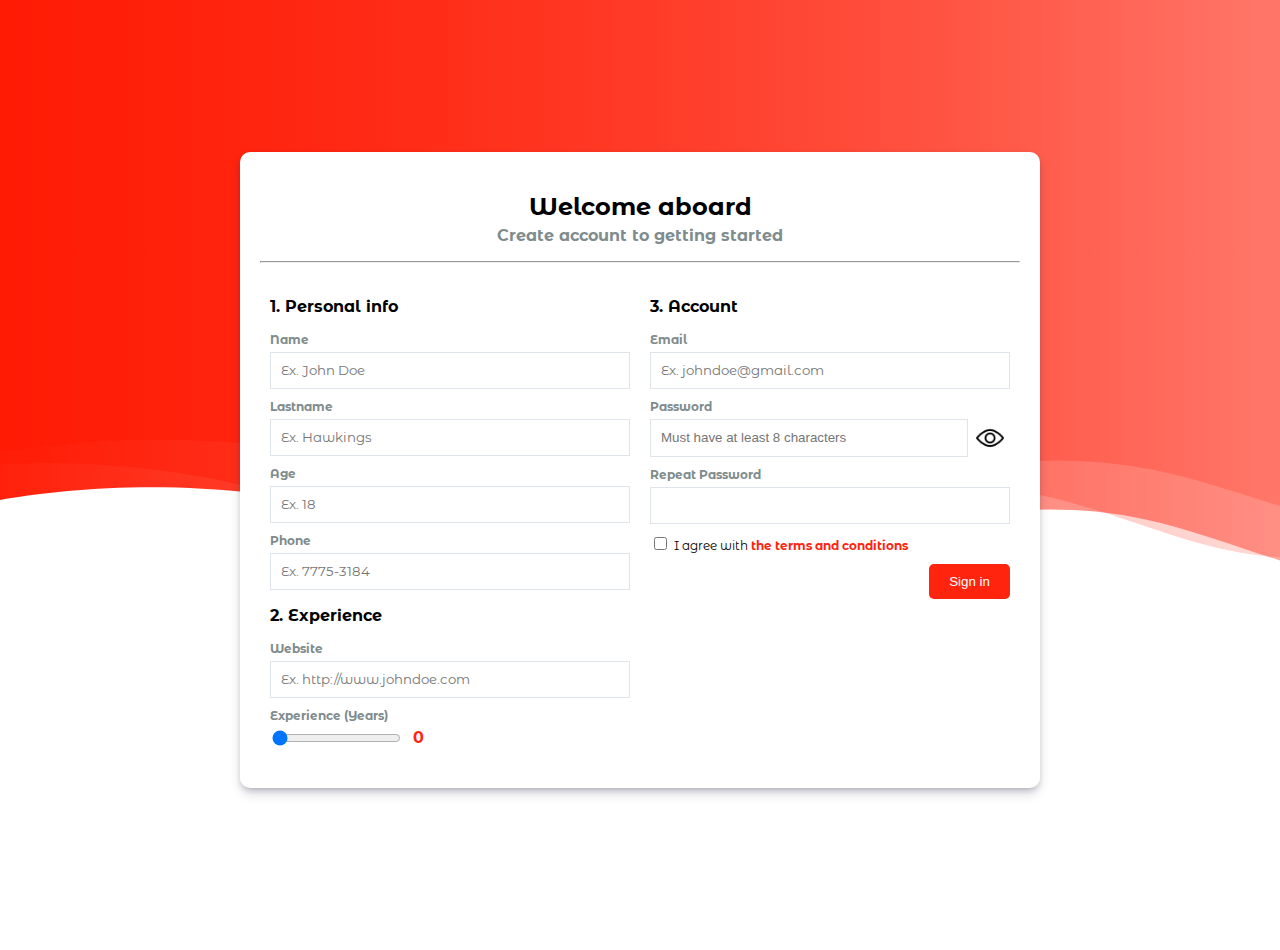
<file: index.html>
<!DOCTYPE html>
<html lang="en">
<head>
    <meta charset="UTF-8">
    <meta http-equiv="X-UA-Compatible" content="IE=edge">
    <meta name="viewport" content="width=device-width, initial-scale=1.0">
    <link rel="shortcut icon" href="/img/favicon.ico">
    <link rel="preconnect" href="https://fonts.gstatic.com">
    <link href="https://fonts.googleapis.com/css2?family=Montserrat+Alternates:wght@400;700&display=swap" rel="stylesheet"> 
    <link rel="stylesheet" href="styles.css">
    <title>Form</title>
</head>
<body>
    <div class="container">
        <form class="form" action="#" id="frmSignIn">
            <h2 class="title text-center">Welcome aboard</h2>
            <p class="sub-title text-center text-bold">Create account to getting started</p>
            <hr>
            <div class="grid">
                <div class="grid__left">
                    <p class="text-bold">1. Personal info</p>
                    <div class="input-container">
                        <label class="input-label" for="txtName">Name</label>
                        <input class="input" type="text" id="txtName" placeholder="Ex. John Doe">
                        <small id="msgName" class="input-container__message d-none"></small>
                    </div>
                    <div class="input-container">
                        <label class="input-label" for="txtLastName">Lastname</label>
                        <input class="input" type="text" id="txtLastName" placeholder="Ex. Hawkings">
                        <small id="msgLastName" class="input-container__message d-none"></small>
                    </div>
                    <div class="input-container">
                        <label class="input-label" for="txtAge">Age</label>
                        <input class="input" type="number" id="txtAge" placeholder="Ex. 18" min="1" max="50">
                        <small id="msgAge" class="input-container__message d-none"></small>
                    </div>
                    <div class="input-container">
                        <label class="input-label" for="txtPhone">Phone</label>
                        <input class="input" type="tel" id="txtPhone" placeholder="Ex. 7775-3184">
                        <small id="msgPhone" class="input-container__message d-none"></small>
                    </div>
                    <p class="text-bold">2. Experience</p>
                    <div class="input-container">
                        <label class="input-label" for="txtWebSite">Website</label>
                        <input class="input" type="url" id="txtWebSite" placeholder="Ex. http://www.johndoe.com">
                        <small id="msgWebSite" class="input-container__message d-none"></small>
                    </div>
                    <div class="input-container">
                        <label class="input-label" for="rgnExperience">Experience (Years)</label>
                        <div class="range-container">
                            <input type="range" min="0" max="20" value="0" class="slider" id="rgnExperience">
                            <span class="range-years" id="spnExperience">0</span>
                        </div>
                    </div>
                </div>
                <div class="grid__rigth">
                    <p class="text-bold">3. Account</p>
                    <div class="input-container">
                        <label class="input-label" for="txtEmail">Email</label>
                        <input class="input" type="email" id="txtEmail" placeholder="Ex. johndoe@gmail.com">
                        <small id="msgEmail" class="input-container__message d-none"></small>
                    </div>
                    <div class="input-container">
                        <label class="input-label" for="txtPassword">Password</label>
                        <div class="password-container">
                            <input class="input--password show-item" type="password" id="txtPassword"  placeholder="Must have at least 8 characters">
                            <div class="show-password" id="btnShowPassword"></div>
                        </div>
                        <small id="msgPassword" class="input-container__message d-none"></small>
                    </div>
                    <div class="input-container">
                        <label class="input-label" for="txtPassword2">Repeat Password</label>
                        <input class="input show-item" type="password" id="txtPassword2">
                        <small id="msgPassword2" class="input-container__message d-none"></small>
                    </div>
                    <div class="input-container">
                        <input type="checkbox" id="chkTerms" name="scales">
                        <label for="chkTerms" class="terms-container">I agree with <a class="terms" href="#">the terms and conditions</a></label>
                        <small id="msgTerms" class="input-container__message input-container__message-fix d-none"></small>
                    </div>

                    <div class="button-container">
                        <input class="button" type="submit" value="Sign in" id="btnSignin">
                    </div>
                </div>
            </div>
        </form>

    </div>

    <div class="background-shadow d-none" id="backgroundShadow">
        <img src="img/chika.gif" alt="" class="gif d-none" id="gif">
    </div>

    <script src="scripts/main.js" type="module"></script>
</body>
</html>
</file>
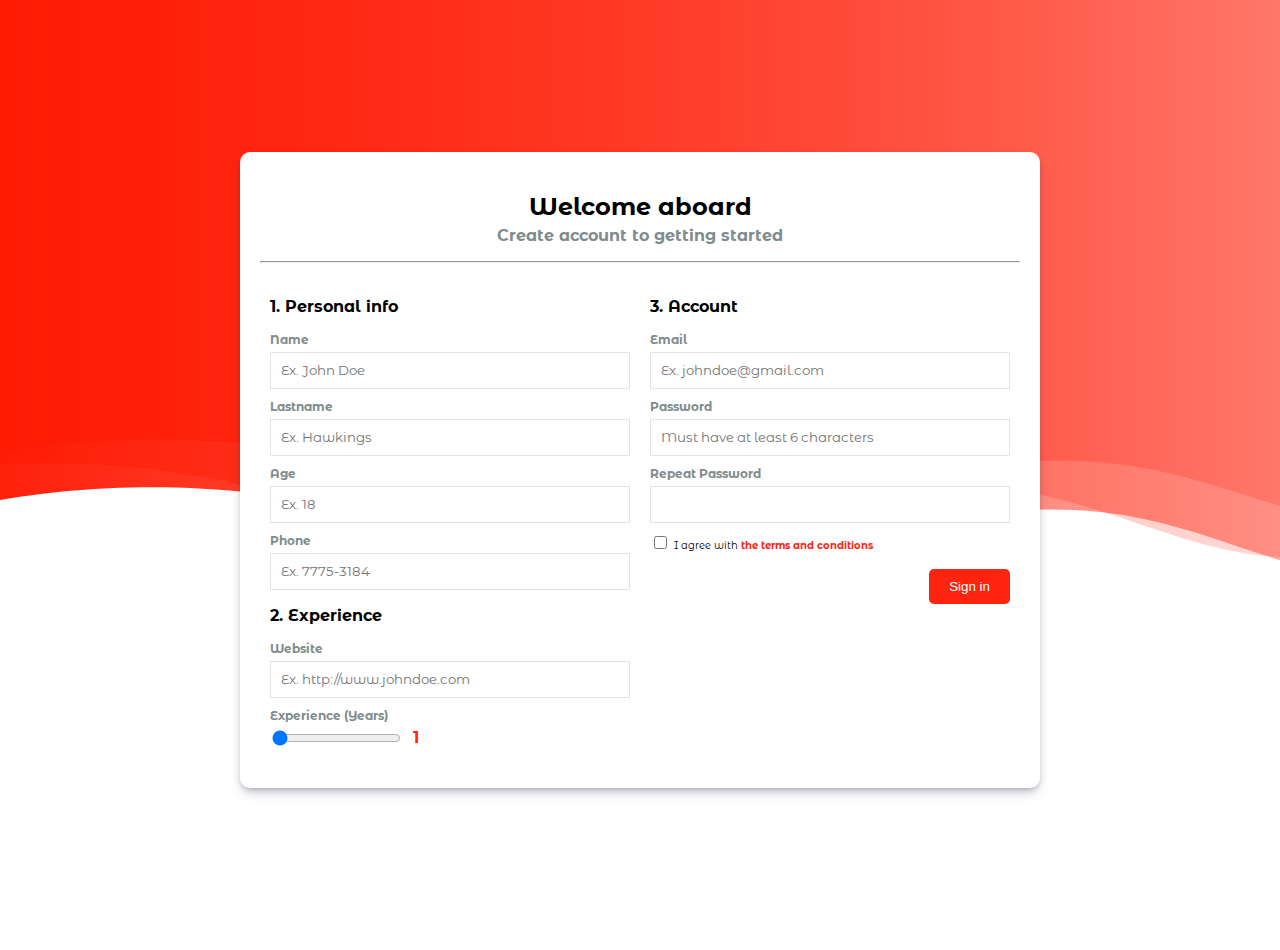
<file: public/index.html>
<!DOCTYPE html>
<html lang="en">
<head>
    <meta charset="UTF-8">
    <meta http-equiv="X-UA-Compatible" content="IE=edge">
    <meta name="viewport" content="width=device-width, initial-scale=1.0">
    <link rel="preconnect" href="https://fonts.gstatic.com">
    <link href="https://fonts.googleapis.com/css2?family=Montserrat+Alternates:wght@400;700&display=swap" rel="stylesheet"> 
    <link rel="stylesheet" href="styles.css">
    <title>Form</title>
</head>
<body>
    <div class="container">
        <form class="form" action="#" id="frmSignIn">
            <h2 class="title text-center">Welcome aboard</h2>
            <p class="sub-title text-center text-bold">Create account to getting started</p>
            <hr>
            <div class="grid">
                <div class="grid__left">
                    <p class="text-bold">1. Personal info</p>
                    <div class="input-container">
                        <label class="input-label" for="txtName">Name</label>
                        <input class="input" type="text" id="txtName" placeholder="Ex. John Doe">
                        <small id="msgName" class="input-container__message d-none"></small>
                    </div>
                    <div class="input-container">
                        <label class="input-label" for="txtLastName">Lastname</label>
                        <input class="input" type="text" id="txtLastName" placeholder="Ex. Hawkings">
                        <small id="msgLastName" class="input-container__message d-none"></small>
                    </div>
                    <div class="input-container">
                        <label class="input-label" for="txtAge">Age</label>
                        <input class="input" type="number" id="txtAge" placeholder="Ex. 18" min="1" max="50">
                        <small id="msgAge" class="input-container__message d-none"></small>
                    </div>
                    <div class="input-container">
                        <label class="input-label" for="txtPhone">Phone</label>
                        <input class="input" type="tel" id="txtPhone" placeholder="Ex. 7775-3184">
                        <small id="msgPhone" class="input-container__message d-none"></small>
                    </div>
                    <p class="text-bold">2. Experience</p>
                    <div class="input-container">
                        <label class="input-label" for="txtWebSite">Website</label>
                        <input class="input" type="url" id="txtWebSite" placeholder="Ex. http://www.johndoe.com">
                        <small id="msgWebSite" class="input-container__message d-none"></small>
                    </div>
                    <div class="input-container">
                        <label class="input-label" for="rgnExperience">Experience (Years)</label>
                        <div class="range-container">
                            <input type="range" min="1" max="5" value="1" class="slider" id="rgnExperience">
                            <span class="range-years" id="spnExperience">1</span>
                        </div>
                    </div>
                </div>
                <div class="grid__rigth">
                    <p class="text-bold">3. Account</p>
                    <div class="input-container">
                        <label class="input-label" for="txtEmail">Email</label>
                        <input class="input" type="email" id="txtEmail" placeholder="Ex. johndoe@gmail.com">
                        <small id="msgEmail" class="input-container__message d-none"></small>
                    </div>
                    <div class="input-container">
                        <label class="input-label" for="txtPassword">Password</label>
                        <input class="input" type="password" id="txtPassword"  placeholder="Must have at least 6 characters">
                        <small id="msgPassword" class="input-container__message d-none"></small>
                    </div>
                    <div class="input-container">
                        <label class="input-label" for="txtRepeatPassword">Repeat Password</label>
                        <input class="input" type="password" id="txtRepeatPassword">
                        <small id="msgRepeatPassword" class="input-container__message d-none"></small>
                    </div>
                    <div class="input-container">
                        <input type="checkbox" id="chkTerms" name="scales">
                        <label for="chkTerms" class="terms-container">I agree with <a class="terms" href="#">the terms and conditions</a></label>
                        <p><small id="msgTerms" class="input-container__message d-none"></small></p>
                    </div>

                    <div class="button-container">
                        <input class="button" type="submit" value="Sign in" id="btnSignin">
                    </div>
                </div>
            </div>
        </form>

    </div>

    <div class="background-shadow d-none" id="backgroundShadow"></div>
    <div class="code-container" id="codeContainer"></div>
    <script src="scripts.js"></script>
</body>
</html>
</file>
<file: styles.css>
:root{
    --white:#fff;
    --gray:#7f8c8d;
    --gray2:#dfe4ea;
    --black:#000;
    --blue:#2196F3;
    --orange:#FF240E;
    --green:#1dd1a1;
    --red:#ee5253;
    --radius:10px;
}

body{
    background-image: url(img/background.svg);
    background-size: contain;
    width: 100%;
    height: 100vh;
    padding: 20px 0px 30px 0px;
    margin: 0px;
    font-family: 'Montserrat Alternates', sans-serif;
    position:relative;
}

.container{
    width: 100%;
    height: 100%;
    margin:auto;
    max-width: 800px;
    display: flex;
    align-items: center;
}

.form{
    padding:20px;
    width: 100%;
    height: auto;
    background-color:var(--white);
    border-radius:var(--radius);
    box-shadow: rgba(50, 50, 93, 0.25) 0px 6px 12px -2px, rgba(0, 0, 0, 0.3) 0px 3px 7px -3px;
}

.title{
    margin-bottom: 5px;
}

.sub-title{
    color:var(--gray);
    margin-top: 0px;
}

.grid{
    display: grid;
    grid-template-columns: 1fr 1fr;
    grid-template-rows: auto;
}

.grid__left,.grid__rigth{
    padding:10px;
}

/*Utilities*/
.d-none{
    display: none;
}

.text-center{
    text-align: center;
}

.text-bold{
    font-weight: 700;
}

.input-container{
    margin-bottom: 10px;
}

.input-label{
    font-size: 12px;
    color:var(--gray);
    font-weight: 700;
    margin-bottom:5px;
    display: block;
}

.input{
    display: block;
    width: 100%;
    box-sizing: border-box;
    padding:10px;
    border: 1px solid var(--gray2);
}

.input--password{
    width: calc(100% - 42px);
    box-sizing: border-box;
    padding:10px;
    border: 1px solid var(--gray2);
}

.input-container__message{
    color:var(--orange);
    font-size: 10px;
}

.input-container__message-fix{
    display: block;
    margin-top: 3px;
}

.range-container{
    display: flex;
    align-items: center;
}

.range-years{
    color:var(--orange);
    font-weight: 700;
    padding:0px 10px;
}

.button-container{
    display: flex;
    justify-content: end;
    margin-top: 10px;
}

.button{
    border: none;
    padding: 10px 20px;
    background:var(--orange);
    color:var(--white);
    cursor:pointer;
    border-radius: 5px;
}

.terms-container{
    font-size:12px;
}

.terms{
    color: var(--orange);
    font-weight: 700;
    text-decoration: none;
}

:-moz-focusring {
    outline: 2px solid var(--gray);
}

.invalid-input{
    outline: 2px solid var(--orange);
}

.input::-webkit-input-placeholder {
    font-family: 'Montserrat Alternates', sans-serif;
}

.input:-ms-input-placeholder {
    font-family: 'Montserrat Alternates', sans-serif;
}

.input:-moz-placeholder {
    font-family: 'Montserrat Alternates', sans-serif;
}

.input::-moz-placeholder {
    font-family: 'Montserrat Alternates', sans-serif;
}

/*KONAMI CODE*/
.background-shadow{
    top:0;
    left: 0;
    position: absolute;
    background-color:rgba(0, 0, 0, 0.4);
    width: 100%;
    height: 100%;
}

.center-gif{
    display: flex;
    align-items: center;
    justify-content: center;
}

.img{
    width: 100%;
    height: 100%;
}

.password-container{
    display: flex;
}

.show-password{
    padding:5px;
    width: 28px;
    height: 28px;
    margin-left: 3px;
    cursor:pointer;
    background-image: url(./img/view.png);
    background-position: center; /* Center the image */
    background-repeat: no-repeat; /* Do not repeat the image */
    background-size: cover; /* Resize the background image to cover the*/
    background-origin: content-box;
}

.show-password__active{
    background-color: var(--gray2);
    border-radius: 3px;
}

.d-block{
    display: block;
}

@media (max-width: 800px) {

    body{
        padding: 20px 20px 10px 20px;
        box-sizing:border-box;  /** add this **/
        -moz-box-sizing:border-box; /** add this **/
        -webkit-box-sizing:border-box; /** add this **/
        -ms-box-sizing:border-box; /** add this **/
    }

    .grid{
        grid-template-columns: 1fr;
        grid-template-rows: auto;
    }

    .container{
        height:auto;
        margin-bottom:20px ;
    }
}

@keyframes popup {
    0%{
      transform: scale(1);
    }
    50%{
      transform: scale(1.4);
    }
    60%{
      transform: scale(1.1);
    }
    70%{
      transform: scale(1.2);
    }
    80%{
      transform: scale(1);
    }
    90%{
      transform: scale(1.1);
    }
    100%{
      transform: scale(1);
    }
  }
</file>
<file: public/styles.css>
:root{
    --white:#fff;
    --gray:#7f8c8d;
    --gray2:#dfe4ea;
    --black:#000;
    --blue:#2196F3;
    --orange:#FF240E;
    --radius:10px;
}

body{
    background-image: url(img/background.svg);
    background-size: contain;
    width: 100%;
    height: 100vh;
    padding: 20px 0px 30px 0px;
    margin: 0px;
    font-family: 'Montserrat Alternates', sans-serif;
    position:relative;
}

.container{
    width: 100%;
    height: 100%;
    margin:auto;
    max-width: 800px;
    display: flex;
    align-items: center;
}

.form{
    padding:20px;
    width: 100%;
    height: auto;
    background-color:var(--white);
    border-radius:var(--radius);
    box-shadow: rgba(50, 50, 93, 0.25) 0px 6px 12px -2px, rgba(0, 0, 0, 0.3) 0px 3px 7px -3px;
}

.title{
    margin-bottom: 5px;
}

.sub-title{
    color:var(--gray);
    margin-top: 0px;
}

.grid{
    display: grid;
    grid-template-columns: 1fr 1fr;
    grid-template-rows: auto;
}

.grid__left,.grid__rigth{
    padding:10px;
}

/*Utilities*/
.d-none{
    display: none;
}

.text-center{
    text-align: center;
}

.text-bold{
    font-weight: 700;
}

.input-container{
    margin-bottom: 10px;
}

.input-label{
    font-size: 12px;
    color:var(--gray);
    font-weight: 700;
    margin-bottom:5px;
    display: block;
}

.input{
    display: block;
    width: 100%;
    box-sizing: border-box;
    padding:10px;
    border: 1px solid var(--gray2);
}

.input-container__message{
    color:var(--orange);
    font-size: 10px;
}

.range-container{
    display: flex;
    align-items: center;
}

.range-years{
    color:var(--orange);
    font-weight: 700;
    padding:0px 10px;
}

.button-container{
    display: flex;
    justify-content: end;
    margin-top: 10px;
}

.button{
    border: none;
    padding: 10px 20px;
    background:var(--orange);
    color:var(--white);
    cursor:pointer;
    border-radius: 5px;
}

.terms-container{
    font-size:10px;
}

.terms{
    color: var(--orange);
    font-weight: 700;
    text-decoration: none;
}

:-moz-focusring {
    outline: 2px solid var(--gray);
}

.invalid-input{
    outline: 2px solid var(--orange);
}

.input::-webkit-input-placeholder {
    font-family: 'Montserrat Alternates', sans-serif;
}

.input:-ms-input-placeholder {
    font-family: 'Montserrat Alternates', sans-serif;
}

.input:-moz-placeholder {
    font-family: 'Montserrat Alternates', sans-serif;
}

.input::-moz-placeholder {
    font-family: 'Montserrat Alternates', sans-serif;
}

/*KONAMI CODE*/
.background-shadow{
    top:0;
    left: 0;
    position: absolute;
    background-color:rgba(0, 0, 0, 0.4);
    width: 100%;
    height: 100%;
}

.code-container{
    position: absolute;
    top:25px;
    right: 25px;
    display: flex;
    width: auto;
    height: auto;
}

.code-container__button{
    width: 50px;
    height: 50px;
    margin:2px;
    font-size: 25px;
    line-height: 1px;
    color: var(--white);
    display: flex;
    justify-content: center;
    align-items:center;
    background-color:var(--blue);
    font-weight: 700;
    border-radius:50%;
    -webkit-user-select: none;
    -moz-user-select: none;
    -ms-user-select: none;
    user-select: none; 
    animation: popup 0.7s;
}

.img{
    width: 100%;
    height: 100%;
}

@media (max-width: 800px) {

    body{
        padding: 20px 20px 10px 20px;
        box-sizing:border-box;  /** add this **/
        -moz-box-sizing:border-box; /** add this **/
        -webkit-box-sizing:border-box; /** add this **/
        -ms-box-sizing:border-box; /** add this **/
    }

    .grid{
        grid-template-columns: 1fr;
        grid-template-rows: auto;
    }

    .container{
        height:auto;
        margin-bottom:20px ;
    }
}

@keyframes popup {
    0%{
      transform: scale(1);
    }
    50%{
      transform: scale(1.4);
    }
    60%{
      transform: scale(1.1);
    }
    70%{
      transform: scale(1.2);
    }
    80%{
      transform: scale(1);
    }
    90%{
      transform: scale(1.1);
    }
    100%{
      transform: scale(1);
    }
  }
</file>
